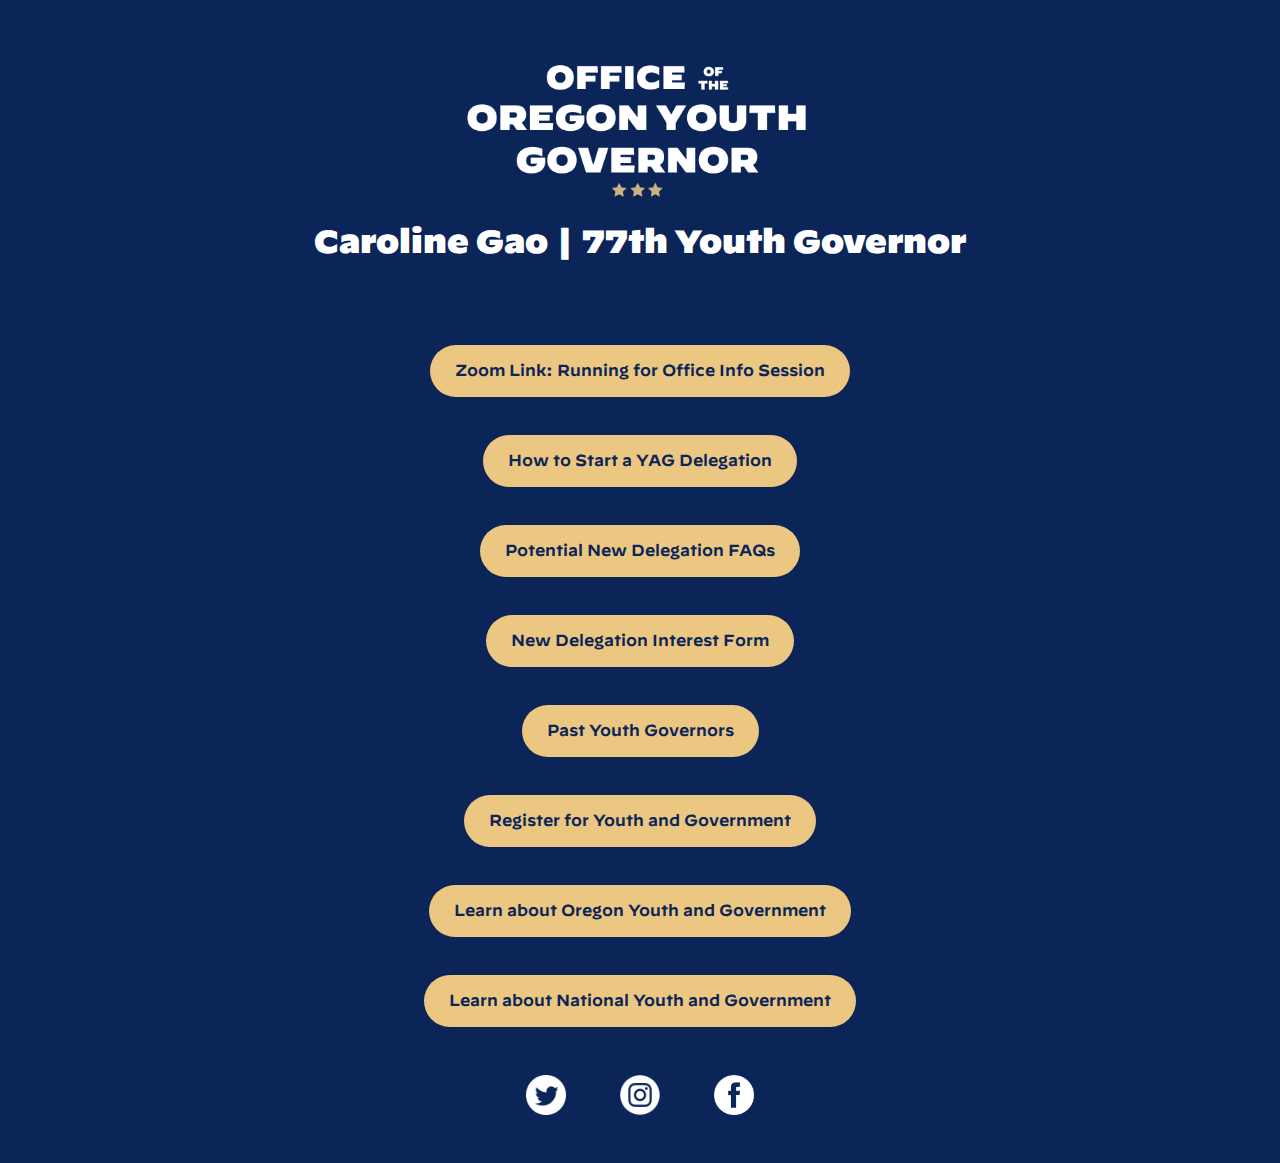
<file: index.html>
<!DOCTYPE html>
<html lang="en">
<head>
    <meta charset="UTF-8">
    <title>77th Oregon Youth Governor</title>
    <link rel="shortcut icon" type="image/png" href="ORYGOVWEB/images/or-flag-emoji.png">
    <link rel="stylesheet" href="../ORYGOVWEB/files/ORYGOV.css">
</head>
<body>
    <header>
        <img src="../ORYGOVWEB/images/YOUTH AND GOV BRANDING.png" width="350">
        <br>
        <h1> Caroline Gao | 77th Youth Governor </h1> 
    </header>
<a href="https://ymcaalliance.zoom.us/j/87159162702">Zoom Link: Running for Office Info Session</a>
<br>
<a href="https://docs.google.com/document/d/1KskPCRYztJDKg-NxGCgwIYBfcs8mWVRx_-26ZnN8hxg/edit?usp=sharing">How to Start a YAG Delegation</a>
<br>
<a href="https://docs.google.com/document/d/1zIoI8uw89A0u9O4yhjkQrPvT4F7WZ4XYj96RJK9fiHI/edit?usp=sharing">Potential New Delegation FAQs</a>
<br>
<a href="https://docs.google.com/forms/d/e/1FAIpQLSfwpqWVRyEOBV_glr2vWXm4tbYQ__bo5qKyJ30TI3XvLxUs6Q/viewform">New Delegation Interest Form</a>
<br>
<a href="https://oregonyouthandgovernment.wildapricot.org/resources/Documents/Past%20Youth%20Governors2020.pdf">Past Youth Governors</a>
<br>
<a href="https://oregonyouthandgovernment.wildapricot.org/">Register for Youth and Government</a>
<br>
<a href="https://www.oregonymcas.org/youth-government">Learn about Oregon Youth and Government</a>
<br>
<a href="https://www.ymcayag.org/">Learn about National Youth and Government</a>
<br>
<br>
<a href="https://twitter.com/orygov" style="background-color: rgb(11, 37, 88);">
        <img src="../ORYGOVWEB/images/twitter.png" width="40px">

 <a href="https://www.instagram.com/orygov/" style="background-color: rgb(11, 37, 88);">
            <img src="../ORYGOVWEB/images/instagram.png" width="40px">

<a href="https://www.facebook.com/OregonYouthandGovernment" style="background-color: rgb(11, 37, 88);">
                <img src="../ORYGOVWEB/images/facebook.png" width="40px">
    
    
</a>
</body>
</html>
</file>
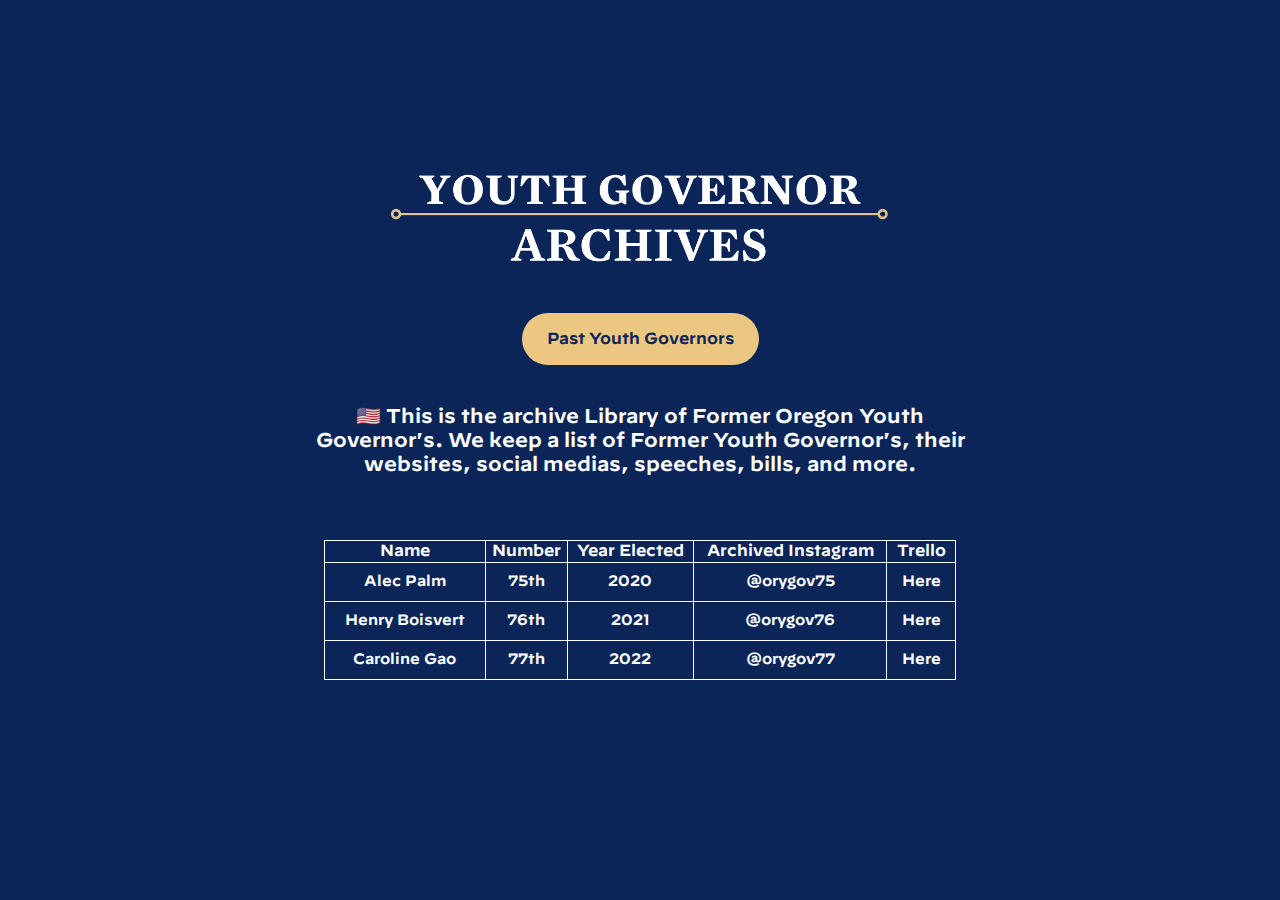
<file: archive.html>
<!DOCTYPE html>
<html lang="en">
<head>
    <meta charset="UTF-8">
    <title>Archive Library</title>
    <link rel="shortcut icon" type="image/png" href="ORYGOVWEB/images/or-flag-emoji.png">
    <link rel="stylesheet" href="ORYGOVWEB/files/ORYGOV.css">

</head>
<body>
    <header>
<img src="ORYGOVWEB/images/archives-logo.png" width="500" style="padding-top:75px;">
        <br>
        <a href="https://oregonyouthandgovernment.wildapricot.org/resources/Documents/Past%20Youth%20Governors2020.pdf">Past Youth Governors</a>
<br>
        <p id="a">&#127482;&#127480;
            This is the archive Library of Former Oregon Youth Governor's. We keep a list of Former Youth Governor's, their websites, social medias, speeches, bills, and more.
          </p> 
    </header>
</body>
<table>
    <tr>
        <th>Name</th>
        <th>Number</th>
        <th>Year Elected</th>
        <th>Archived Instagram</th>
        <th>Trello</th>
    </tr>
    <tr>
        <td> Alec Palm</td>
        <td>75th</td>
        <td>2020</td>
        <td>@orygov75</td>
        <td>Here</td>
    </tr>
    <tr>
     <td>  Henry Boisvert </td>
         <td>76th</td>
         <td>2021</td>
         <td>@orygov76</td>
         <td>Here</td>
    </tr>
    <tr>
        <td>Caroline Gao</td>
        <td>77th</td>
        <td>2022</td>
        <td>@orygov77</td>
        <td>Here</td>
    </tr>
</table>
</html>
</file>
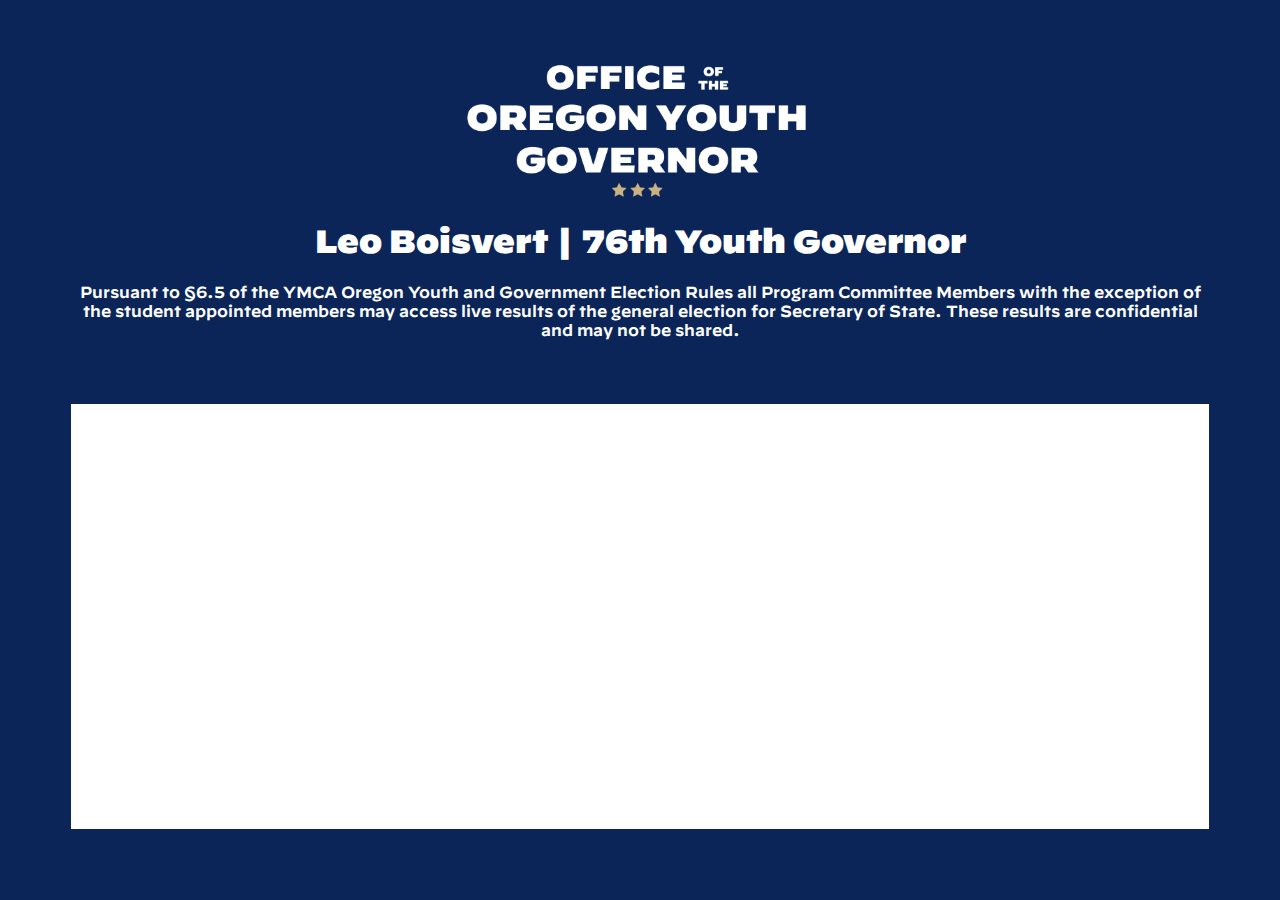
<file: electionresults.html>
<!DOCTYPE html>
<html lang="en">
<head>
    <meta charset="UTF-8">
    <link rel="shortcut icon" type="image/png" href="../ORYGOVWEB/images/check.png">
    <link rel="stylesheet" href="../ORYGOVWEB/files/ORYGOV.css">
    <title>Election Results Viewer</title>
</head>
<body>
    <header>
        <img src="../ORYGOVWEB/images/YOUTH AND GOV BRANDING.png" width="350">
        <br>
        <h1> Leo Boisvert | 76th Youth Governor </h1> 
        <P>Pursuant to §6.5 of the YMCA Oregon Youth and Government Election Rules all Program Committee Members with the exception of the student appointed members may access live results of the general election for Secretary of State.

            These results are confidential and may not be shared.
             </P>
    </header>
    <div class="election">
    <iframe title=" Election for 76th Youth Secretary of State " aria-label="Table" id="datawrapper-chart-wTW1o" src="https://datawrapper.dwcdn.net/wTW1o/78/" scrolling="no" frameborder="0" style="width: 0; min-width: 100% !important; border: none;" height="380"></iframe><script type="text/javascript">!function(){"use strict";window.addEventListener("message",(function(e){if(void 0!==e.data["datawrapper-height"]){var t=document.querySelectorAll("iframe");for(var a in e.data["datawrapper-height"])for(var r=0;r<t.length;r++){if(t[r].contentWindow===e.source)t[r].style.height=e.data["datawrapper-height"][a]+"px"}}}))}();
    </script>
    </div>
</body>
</html>
</file>
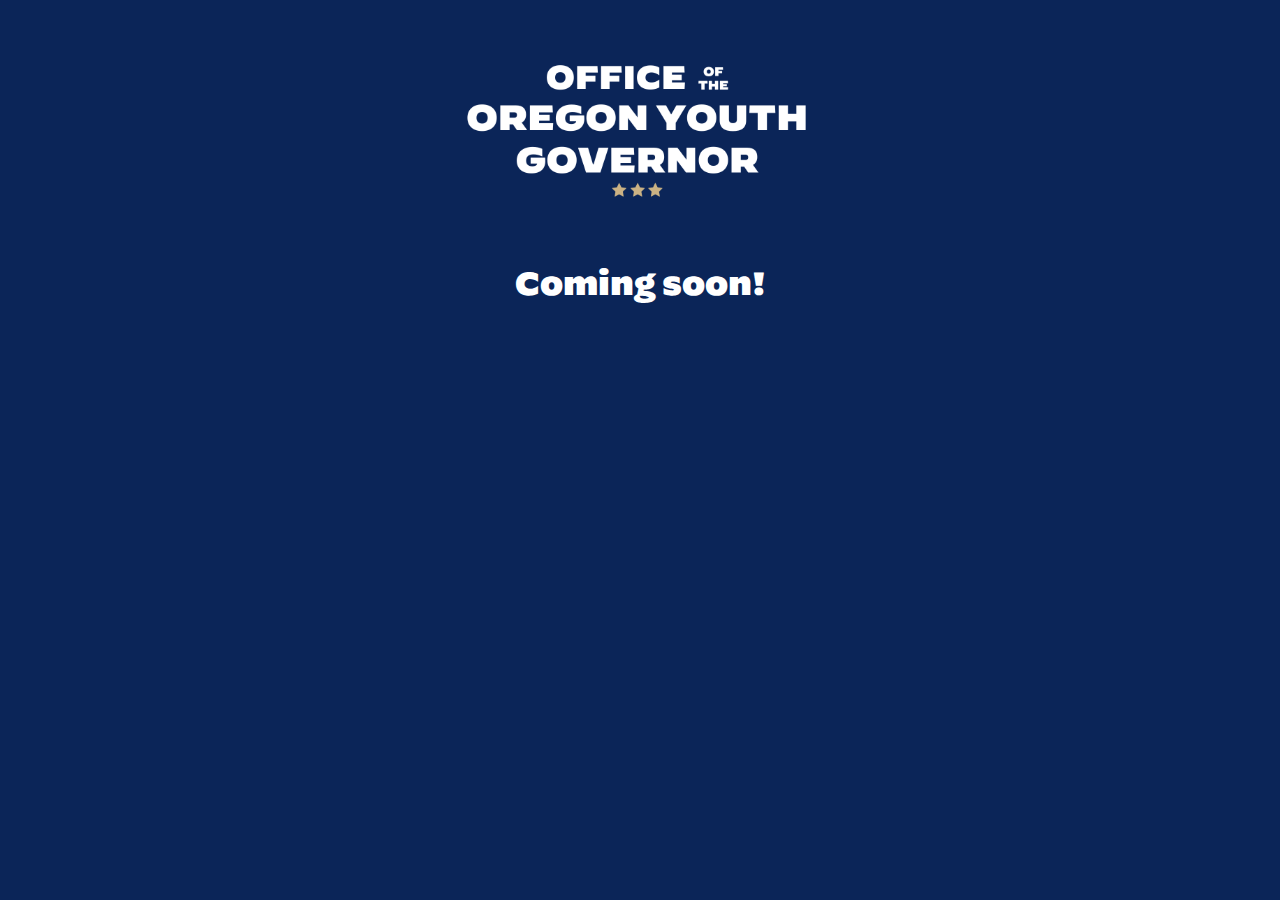
<file: ORYGOVWEB/files/meetgov.html>
<!DOCTYPE html>
<html lang="en">
<head>
    <meta charset="UTF-8">
    <title>Meet the Youth Governor</title>
    <link rel="stylesheet" href="ORYGOV.css">
</head>
<body>
    <header>
        <img src="../images/YOUTH AND GOV BRANDING.png" width="350">
    </header>
    <h1>Coming soon!</h1>
</body>
</html>
</file>
<file: ORYGOVWEB/files/ORYGOV.css>
@font-face {
    font-family:UnitedUltra ;
    src: url(../fonts/Decimal-Ultra.otf);
}
@font-face {
    font-family: UnitedSemi;
    src: url(../fonts/Decimal-Semibold.otf);
}
@font-face {
    font-family: MercurySemi;
    src: url(../fonts/Mercury-Semi.woff2);
}
h1 {
    font-family: UnitedUltra;
}
body {
    font-family: UnitedSemi;
    background-color: rgb(11, 37, 88);
    color: white;
    text-align: center;
}
header{
    text-align: center;
    margin: 5%;
}
.social {
    background-color: rgb(11, 37, 88);
    background:rgb(11, 37, 88) !important;
    padding: 0px !important;
}
a {
    color: rgb(11, 37, 88);
    border-color: #ecc781;
    background: #ecc781;
    border-radius: 100px;
    padding: 18px 25px 18.7px ;
    text-align: center;
    text-decoration: none;
    line-height: 90px;
}
.election {
    background-color: white;
    padding: 20px;
    margin: 5%;
}
#a {
    color: white;
    margin-left: 20%;
    margin-right: 20%;
font-size: 20px;
}
table {
    width: 50%;
    margin-left: auto;
    margin-right: auto;  
    border-collapse: collapse;

  }
  table, th, td{
    border: 1px solid;
  }  
  td {
    font-size: 15px;
    padding: 10px;
}
</file>
